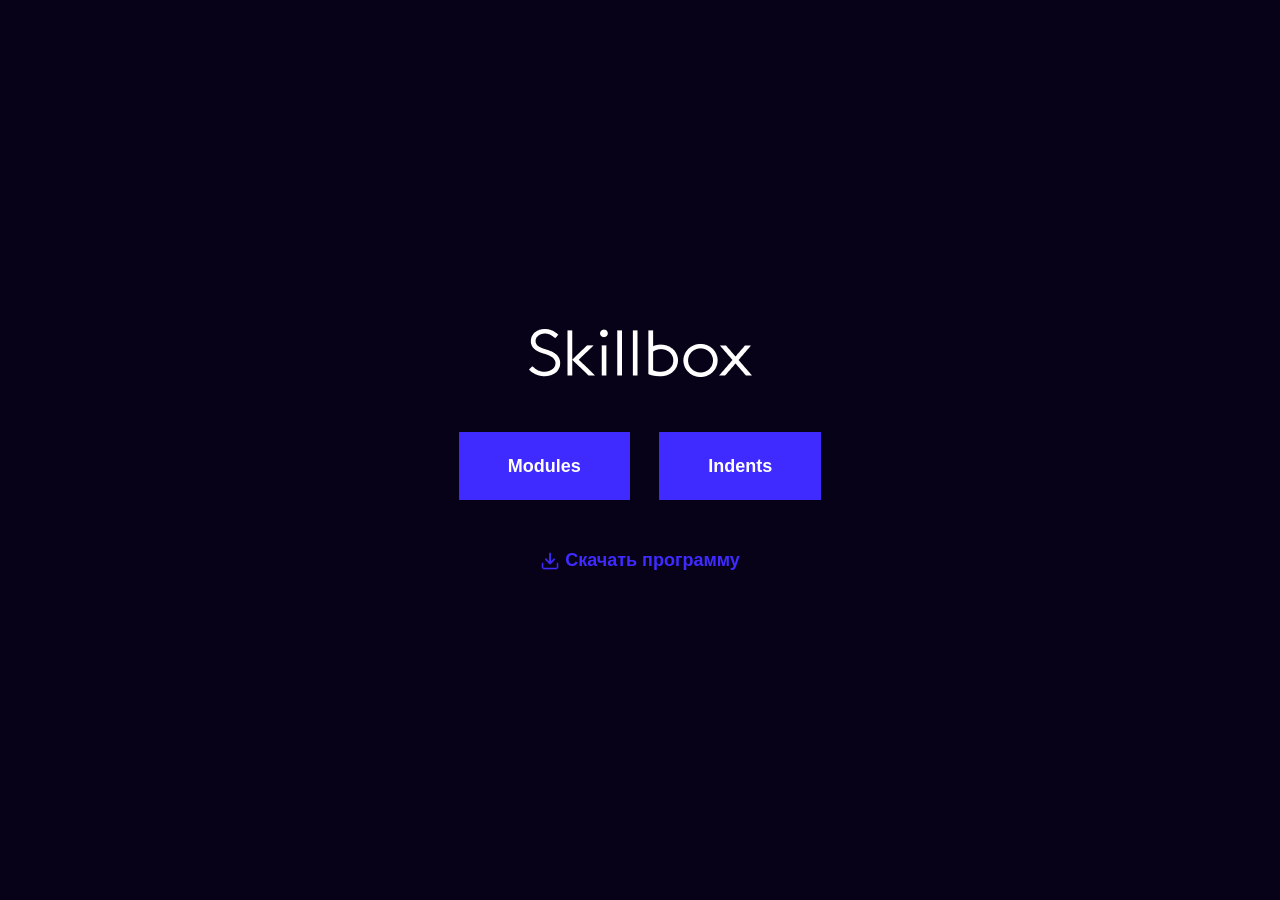
<file: index.html>
<!DOCTYPE html>
<html lang="ru">

<head>
    <meta charset="UTF-8">
    <title>Индекс</title>
    <link rel="stylesheet" href="css/normalize.css">
    <link rel="stylesheet" href="css/style.css">
</head>

<body>
    <div class="main-content">
        <a class="logo" href="https://skillbox.ru" target="_blank">
            <img src="img/logo-light.png" alt="Логотип SkillBox">
        </a>
        <div class="links">
            <a class="link" href="modules.html">Modules</a>
            <a class="link" href="article.html">Indents</a>
        </div>
        <a class="download-link" href="skillbox.docx" download>Скачать программу</a>
    </div>
</body>

</html>
</file>
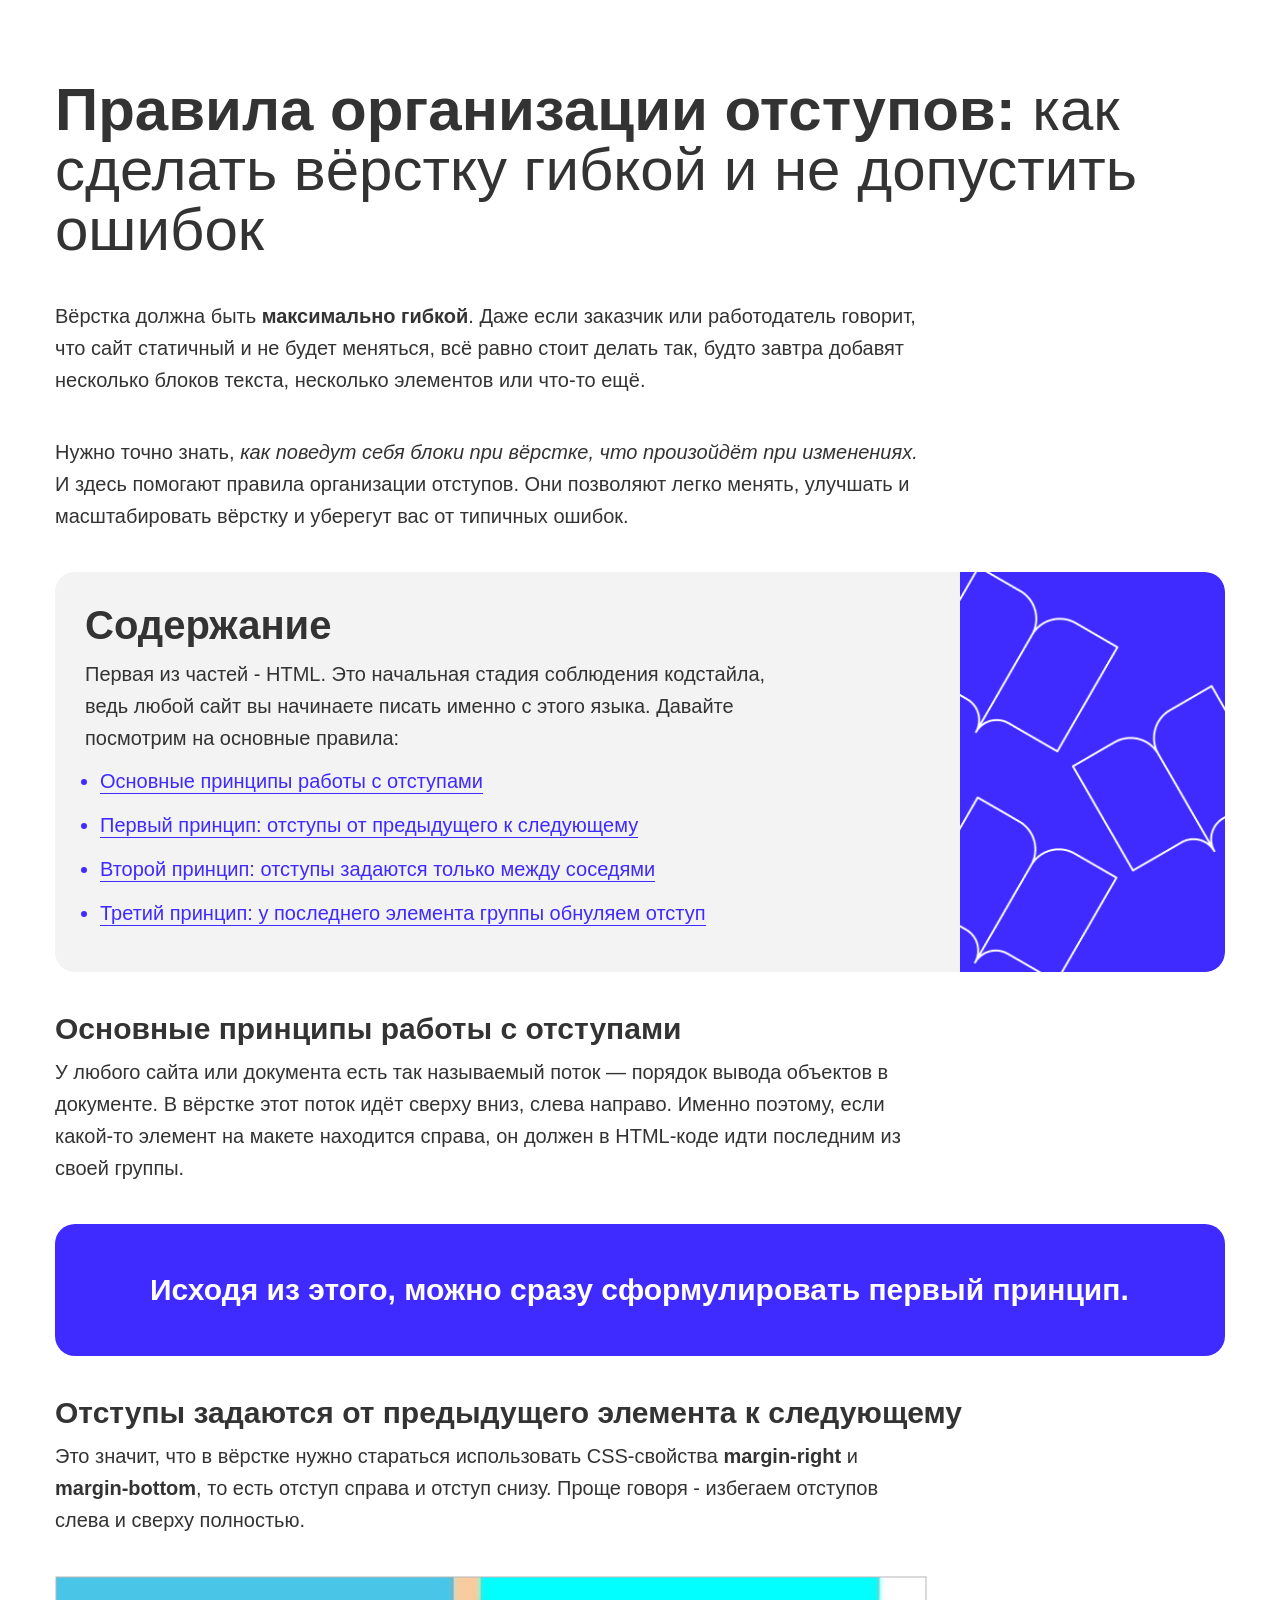
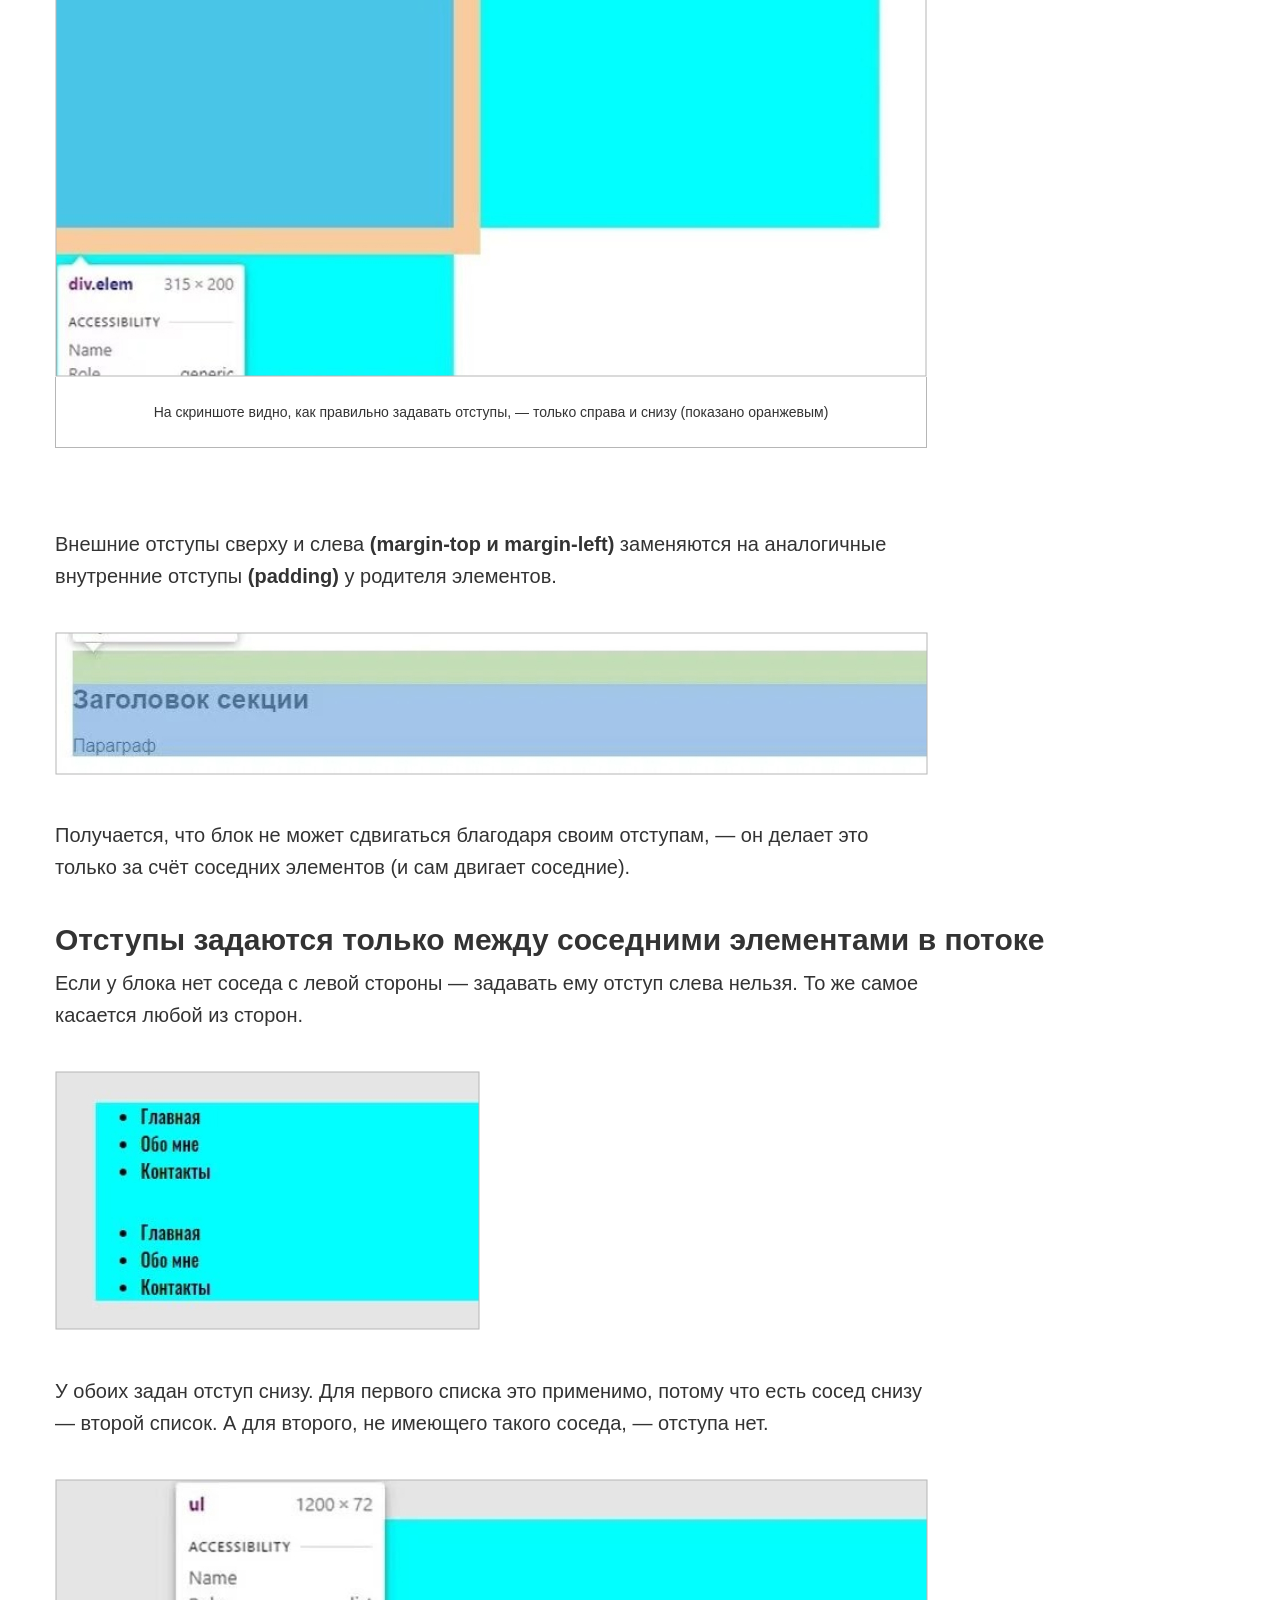
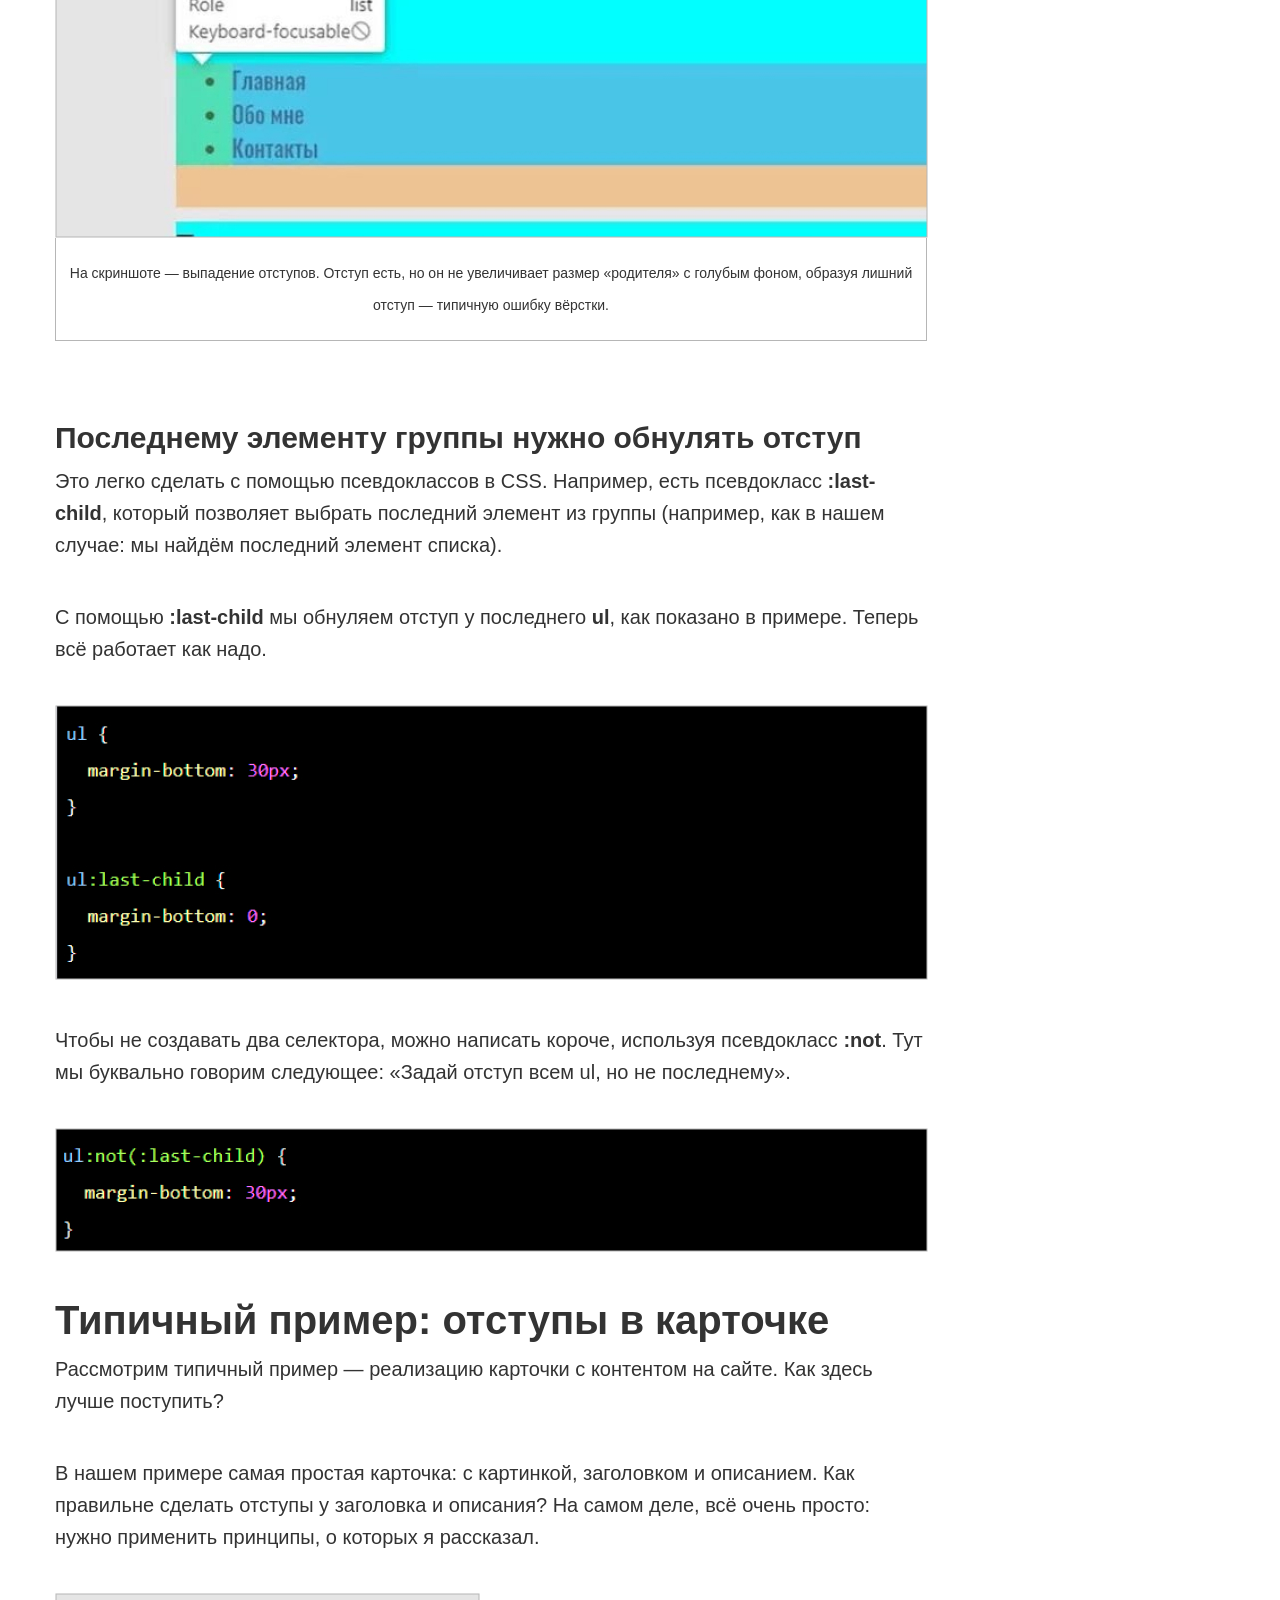
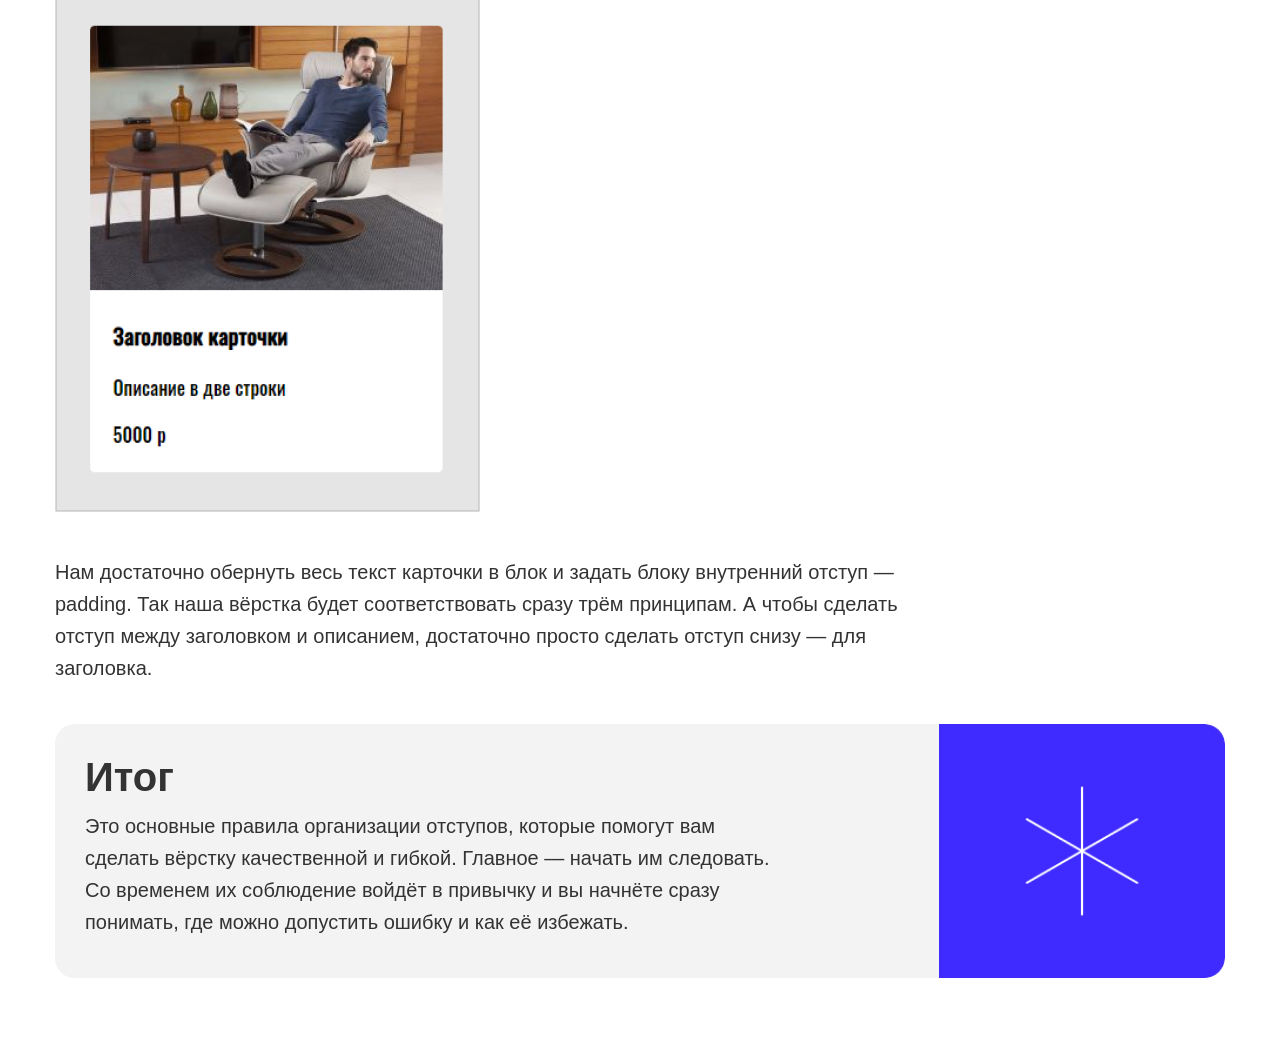
<file: article.html>
<!DOCTYPE html>
<html lang="ru">

<head>
    <meta charset="UTF-8">
    <title>Организация отступов в верстке</title>
    <link rel="stylesheet" href="css/normalize.css">
    <link rel="stylesheet" href="css/style.css">
</head>

<body>
    <div class="container">
        <h1 class="header1"><b>Правила организации отступов:</b> как сделать вёрстку гибкой и не допустить ошибок</h1>

        <p class="text">
            Вёрстка должна быть <strong>максимально гибкой</strong>. Даже если заказчик или работодатель
            говорит, что сайт статичный и не будет меняться, всё равно стоит делать так, будто
            завтра добавят несколько блоков текста, несколько элементов или что-то ещё.
        </p>

        <p class="text">
            Нужно точно знать, <i>как поведут себя блоки при вёрстке, что произойдёт при
                изменениях.</i> И здесь помогают правила организации отступов. Они позволяют легко
            менять, улучшать и масштабировать вёрстку и уберегут вас от типичных ошибок.
        </p>

        <div class="gray-box gray-box-1">
            <h2 class="header2">Содержание</h2>

            <p class="text">
                Первая из частей - HTML. Это начальная стадия соблюдения кодстайла, ведь любой
                сайт вы начинаете писать именно с этого языка. Давайте посмотрим на основные
                правила:
            </p>

            <ul class="table-of-contents">
                <li class="list-item">
                    <a class="text-list-item" href="#paragraph1">Основные принципы работы с отступами</a>
                </li>

                <li class="list-item">
                    <a class="text-list-item" href="#paragraph2">Первый принцип: отступы от предыдущего к следующему</a>
                </li>

                <li class="list-item">
                    <a class="text-list-item" href="#paragraph3">Второй принцип: отступы задаются только между соседями</a>
                </li>

                <li class="list-item">
                    <a class="text-list-item" href="#paragraph4">Третий принцип: у последнего элемента группы обнуляем отступ</a>
                </li>
            </ul>
        </div>

        <div>
            <h3 class="header3" id="paragraph1">Основные принципы работы с отступами</h3>

                <p class="text">
                    У любого сайта или документа есть так называемый поток — порядок вывода объектов
                    в документе. В вёрстке этот поток идёт сверху вниз, слева направо. Именно поэтому,
                    если какой-то элемент на макете находится справа, он должен в HTML-коде идти
                    последним из своей группы.
                </p>

                <p class="text blue-text">Исходя из этого, можно сразу сформулировать первый принцип.</p>
        </div>

        <div>
            <h3 class="header3" id="paragraph2">Отступы задаются от предыдущего элемента к следующему</h3>

                <p class="text">
                    Это значит, что в вёрстке нужно стараться использовать CSS-свойства <b>margin-right</b> и
                    <b>margin-bottom</b>, то есть отступ справа и отступ снизу. Проще говоря - избегаем
                    отступов слева и сверху полностью.
                </p>

                <figure class="fig">
                    <img src="img/1.jpg" alt="Как правильно задавать отступы">
                    <figcaption class="text">На скриншоте видно, как правильно задавать отступы, — только справа и снизу
                        (показано
                        оранжевым)
                    </figcaption>
                </figure>

                <p class="text">
                    Внешние отступы сверху и слева <b>(margin-top и margin-left)</b> заменяются на
                    аналогичные внутренние отступы <b>(padding)</b> у родителя элементов.
                </p>

                <img class="image" src="img/2.jpg" alt="Отступы">

                <p class="text">
                    Получается, что блок не может сдвигаться благодаря своим отступам, —
                    он делает это только за счёт соседних элементов (и сам двигает соседние).
                </p>
        </div>

        <div>
            <h3 class="header3" id="paragraph3">Отступы задаются только между соседними элементами в потоке</h3>

                <p class="text">
                    Если у блока нет соседа с левой стороны — задавать ему отступ слева нельзя. То же самое касается
                    любой
                    из
                    сторон.
                </p>

                <img class="image" src="img/3.jpg" alt="Правильное задание отступов">

                <p class="text">
                    У обоих задан отступ снизу. Для первого списка это применимо, потому что есть сосед
                    снизу — второй список. А для второго, не имеющего такого соседа, — отступа нет.
                </p>

                <figure class="fig">
                    <img src="img/4.jpg" alt="Выпадение отступов">
                    <figcaption class="text">
                        На скриншоте — выпадение отступов. Отступ есть, но он не увеличивает размер
                        «родителя» с голубым фоном, образуя лишний отступ — типичную ошибку вёрстки.
                    </figcaption>
                </figure>
        </div>

        <div>
            <h3 class="header3" id="paragraph4">Последнему элементу группы нужно обнулять отступ</h3>

                <p class="text">
                    Это легко сделать с помощью псевдоклассов в CSS. Например, есть псевдокласс
                    <b>:last-child</b>, который позволяет выбрать последний элемент из группы (например, как в
                    нашем случае: мы найдём последний элемент списка).
                </p>

                <p class="text">
                    С помощью <b>:last-child</b> мы обнуляем отступ у последнего <b>ul</b>,
                    как показано в примере. Теперь всё работает как надо.
                </p>

                <img class="image" src="img/5.jpg" alt="Использование :last-child">

                <p class="text">
                    Чтобы не создавать два селектора, можно написать короче, используя псевдокласс
                    <b>:not</b>. Тут мы буквально говорим следующее: «Задай отступ всем ul, но не последнему».
                </p>

                <img class="image" src="img/6.jpg" alt="Использование :not">

                <h2 class="header2">Типичный пример: отступы в карточке</h2>

                <p class="text">
                    Рассмотрим типичный пример — реализацию карточки с контентом на сайте. Как здесь
                    лучше поступить?
                </p>

                <p class="text">
                    В нашем примере самая простая карточка: с картинкой, заголовком и описанием. Как
                    правильне сделать отступы у заголовка и описания? На самом деле, всё очень
                    просто: нужно применить принципы, о которых я рассказал.
                </p>


                <img class="image" src="img/7.jpg" alt="Образец карточки с отступами">

                <p class="text">
                    Нам достаточно обернуть весь текст карточки в блок и задать блоку внутренний отступ
                    — padding. Так наша вёрстка будет соответствовать сразу трём принципам. А чтобы
                    сделать отступ между заголовком и описанием, достаточно просто сделать отступ
                    снизу — для заголовка.
                </p>
        </div>

        <div class="gray-box gray-box-2">
            <h2 class="header2">Итог</h2>

            <p class="text">
                Это основные правила организации отступов, которые помогут вам сделать вёрстку
                качественной и гибкой. Главное — начать им следовать. Со временем их соблюдение
                войдёт в привычку и вы начнёте сразу понимать, где можно допустить ошибку и как её
                избежать.
            </p>
        </div>
    </div>
</body>

</html>
</file>
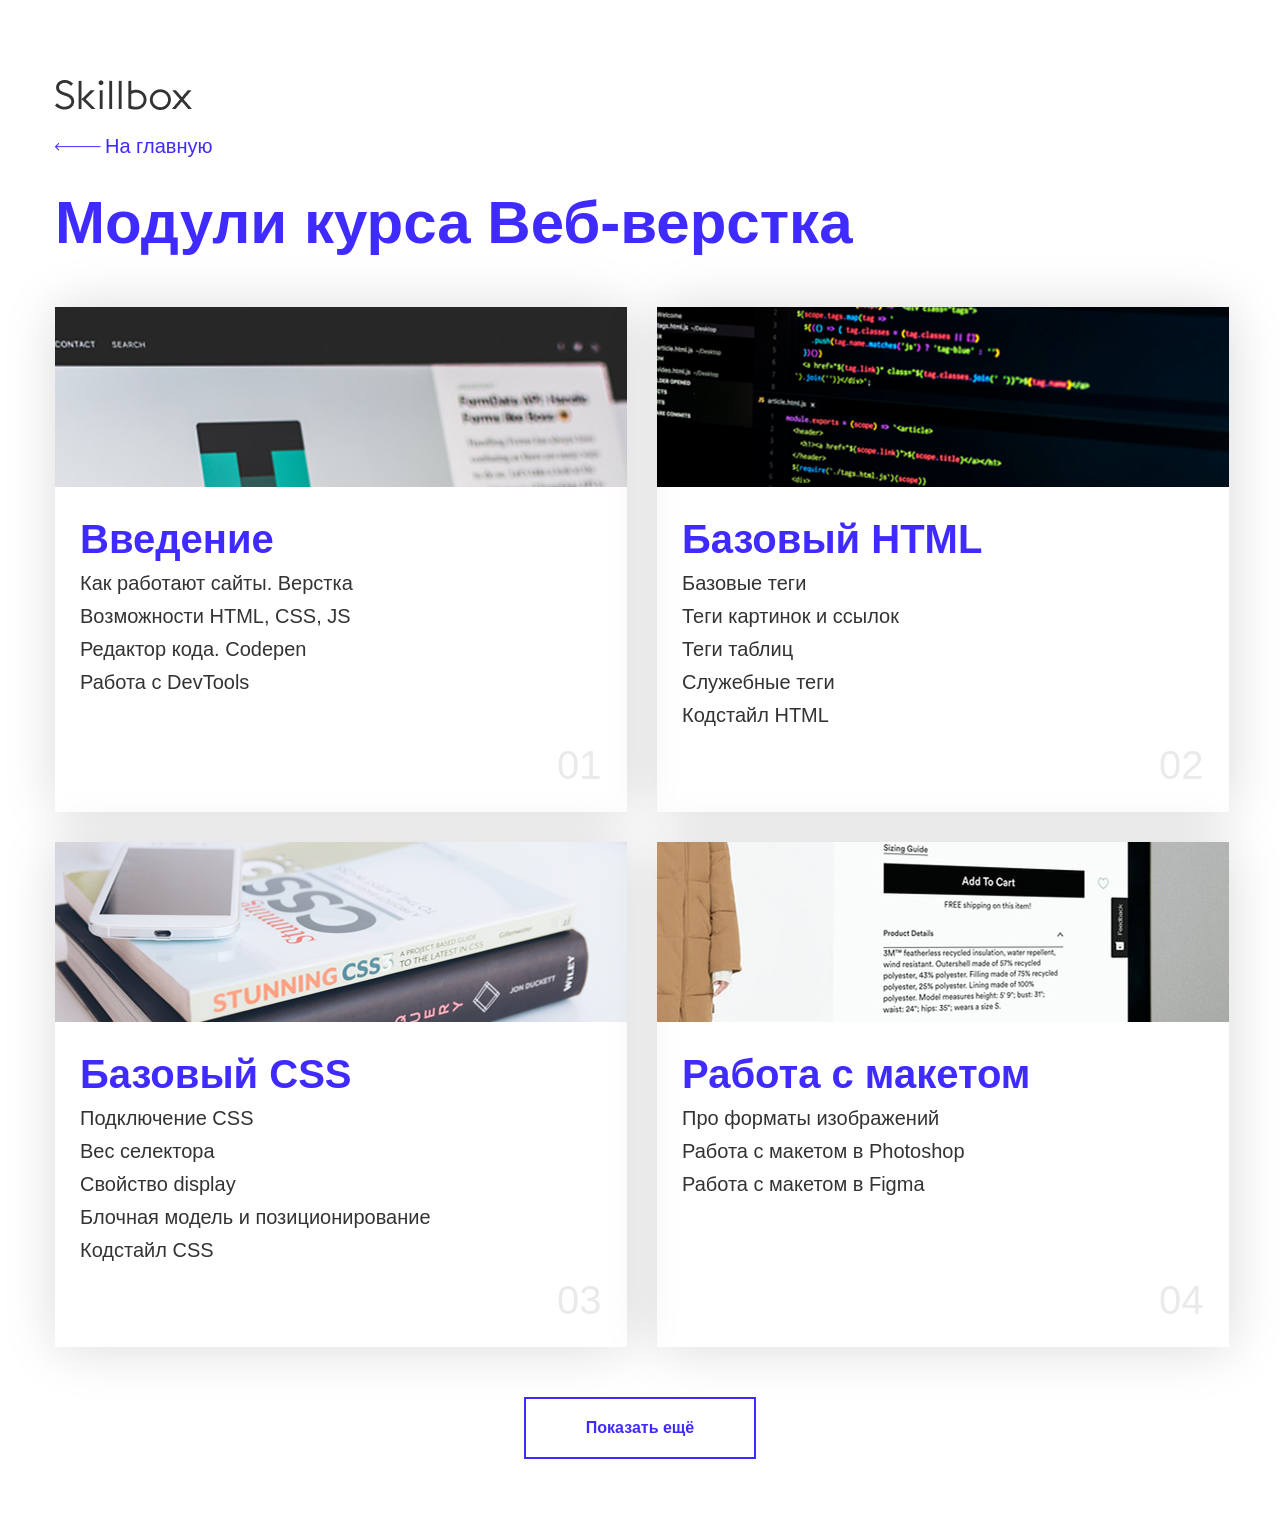
<file: modules.html>
<!DOCTYPE html>
<html lang="ru">

<head>
    <meta charset="UTF-8">
    <title>Модули</title>
    <link rel="stylesheet" href="css/normalize.css">
    <link rel="stylesheet" href="css/style.css">
</head>

<body>
    <div class="container">
        <div>
            <img class="modules-logo" src="img/logo-dark.png" alt="Логотип Skillbox">
            <a class="link-back" href="index.html">На главную</a>

            <h1 class="modules-header1">Модули курса Веб-верстка</h1>
        </div>
        <div>
            <ul class="cards">
                <li class="card">
                    <img class="card-img" src="img/card1.png" alt="Превью карточки 1">
                    <h2 class="card-header">Введение</h2>

                    <p class="card-text">Как работают сайты. Верстка</p>
                    <p class="card-text">Возможности HTML, CSS, JS</p>
                    <p class="card-text">Редактор кода. Codepen</p>
                    <p class="card-text">Работа с DevTools</p>

                    <span class="card-number">01</span>
                </li>
                <li class="card">
                    <img class="card-img" src="img/card2.png" alt="Превью карточки 2">
                    <h2 class="card-header">Базовый HTML</h2>

                    <p class="card-text">Базовые теги</p>
                    <p class="card-text">Теги картинок и ссылок</p>
                    <p class="card-text">Теги таблиц</p>
                    <p class="card-text">Служебные теги</p>
                    <p class="card-text">Кодстайл HTML</p>

                    <span class="card-number">02</span>
                </li>
                <li class="card">
                    <img class="card-img" src="img/card3.png" alt="Превью карточки 3">
                    <h2 class="card-header">Базовый CSS</h2>

                    <p class="card-text">Подключение CSS</p>
                    <p class="card-text">Вес селектора</p>
                    <p class="card-text">Свойство display</p>
                    <p class="card-text">Блочная модель и позиционирование</p>
                    <p class="card-text">Кодстайл CSS</p>

                    <span class="card-number">03</span>
                </li>
                <li class="card">
                    <img class="card-img" src="img/card4.png" alt="Превью карточки 4">
                    <h2 class="card-header">Работа с макетом</h2>

                    <p class="card-text">Про форматы изображений</p>
                    <p class="card-text">Работа с макетом в Photoshop</p>
                    <p class="card-text">Работа с макетом в Figma</p>

                    <span class="card-number">04</span>
                </li>
            </ul>
        </div>

        <div class="btn-class">
            <button class="btn-show-more">
                Показать ещё
            </button>
        </div>
    </div>
</body>

</html>
</file>
<file: css/style.css>
html {
    box-sizing: border-box;
}

*,
*::before,
*::after {
    box-sizing: inherit;
}

a {
    color: inherit;
    text-decoration: none;
}

img {
    max-width: 100%;
}

body {
    /* font-family: 'font', sans-serif; */
    font-family: Arial, Verdana, sans-serif;
}

.main-content {
    display: flex;
    flex-direction: column;
    align-items: center;
    justify-content: center;
    min-height: 100vh;
    color: #fff;
    background-color: #070217;
}

.logo {
    display: inline-block;
    margin-bottom: 50px;
}

.links {
    margin-bottom: 50px;
}

.link {
    display: inline-block;
    padding: 24px 49px;

    font-weight: 700;
    font-size: 18px;
    background-color: #3f2aff;
}

.link:not(:last-child) {
    margin-right: 25px;
}

.download-link {
    padding-left: 25px;
    font-weight: 700;
    font-size: 18px;
    color: #3f2aff;
    background-image: url("../img/download.png");
    background-position: left center;
    background-size: 20px 20px;
    background-repeat: no-repeat;
}

.container {
    margin: 0 auto;
    padding: 80px 0;
    width: 1170px;
}

.header1 {
    margin-top: 0;
    margin-bottom: 40px;
    font-weight: 400;
    font-size: 60px;
    line-height: 60px;
    color: #333;
}

.header2 {
    margin-top: 0;
    margin-bottom: 10px;
    font-size: 40px;
    line-height: 46px;
    color: #333;
}

.header3 {
    margin-top: 0;
    margin-bottom: 10px;
    font-size: 30px;
    line-height: 34px;
    color: #333;
}

.text {
    width: 872px;
    margin-top: 0;
    margin-bottom: 40px;

    font-weight: 400;
    font-size: 20px;
    line-height: 32px;
    color: #333;

}

.gray-box {
    border-radius: 20px;
    padding: 30px;
    background-color: #f3f3f3;
    margin-bottom: 40px;
}

.gray-box:last-of-type {
    margin-bottom: 0;
}

.gray-box .text {
    width: 692px;
    margin-bottom: 10px;
}

.table-of-contents {
    padding-left: 15px;
}

.table-of-contents .list-item {
    display: table;
    color: #3f2aff;
    border-bottom: 1px solid #3f2aff;
    font-size: 20px;
}

.table-of-contents .list-item::marker {
    color: #3f2aff;
}

.table-of-contents .list-item:not(:last-child) {
    margin-bottom: 20px;
}

.text-list-item {
    display: list-item;
}

.image {
    margin-bottom: 40px;
}

.fig {
    display: inline-block;
    margin-bottom: 40px;
    width: 872;
    margin-left: 0;
    font-size: 0;
}

.fig .text {
    border: 1px solid #b6b6b6;
    border-top: 0;
    padding-top: 19px;
    padding-bottom: 19px;
    font-weight: 400;
    font-size: 14px;
    text-align: center;
}

.blue-text {
    border-radius: 20px;
    padding: 50px 95px 50px 95px;
    width: 100%;
    font-weight: 700;
    font-size: 30px;
    color: white;
    background-color: #3f2aff;
}

.gray-box-1 {
    background-image: url("../img/decorate-1.png");
    background-repeat: no-repeat;
    background-position: right center;
    background-size: auto 100%;
}

.gray-box-2 {
    background-image: url("../img/decorate-2.png");
    background-repeat: no-repeat;
    background-position: right center;
    background-size: auto 100%;
}

.modules-logo {
    width: 137px;
    height: 30px;
    display: block;
    margin-bottom: 25px;
}

.link-back {
    display: block;
    margin: 0;
    font-weight: 400;
    font-size: 20px;
    color: #3F2AFF;
    background-image: url("../img/arrow-back.png");
    background-repeat: no-repeat;
    background-position: left center;
    padding-left: 50px;
}

.modules-header1 {
    display: block;
    margin: 0;
    margin-top: 30px;
    margin-bottom: 50px;
    color: #3F2AFF;
    font-size: 60px;
    font-weight: 700;
}

.cards {
    display: grid;
    grid-template-columns: 1fr 1fr;
    gap: 30px;
    padding: 0;
    margin: 0
}

.card {
    position: relative;
    display: inline-block;
    box-shadow: 1px 1px 50px rgba(0, 0, 0, .15);
    width: 572px;
    height: 505px;
}

.card-img {
    margin: 0;
    margin-bottom: 25px;
    width: 100%;
    height: auto;
}

.card-header {
    margin: 0;
    margin-left: 25px;
    margin-bottom: 5px;
    color: #3F2AFF;
    font-weight: 700;
    font-size: 40px;
}

.card-text {
    margin: 0;
    margin-left: 25px;
    color: #333;
    font-weight: 400;
    font-size: 20px;
    line-height: 1.65;
}

.card-number {
    position: absolute;
    font-weight: 400;
    font-size: 40px;
    color: #EAEAEA;
    left: calc(100% - 70px);
    top: calc(100% - 70px)
}

.btn-class {
    margin: 0;
    display: flex;
    justify-content: center;
}

.btn-show-more {
    display: inline-block;
    border: 2px solid #3F2AFF;
    font-weight: 700;
    font-size: 18px;
    color: #3F2AFF;
    background-color: white;
    padding: 20px 60px;
    text-align: center;
    text-decoration: none;
    font-size: 16px;
    cursor: pointer;
    margin-top: 50px;
}
</file>
